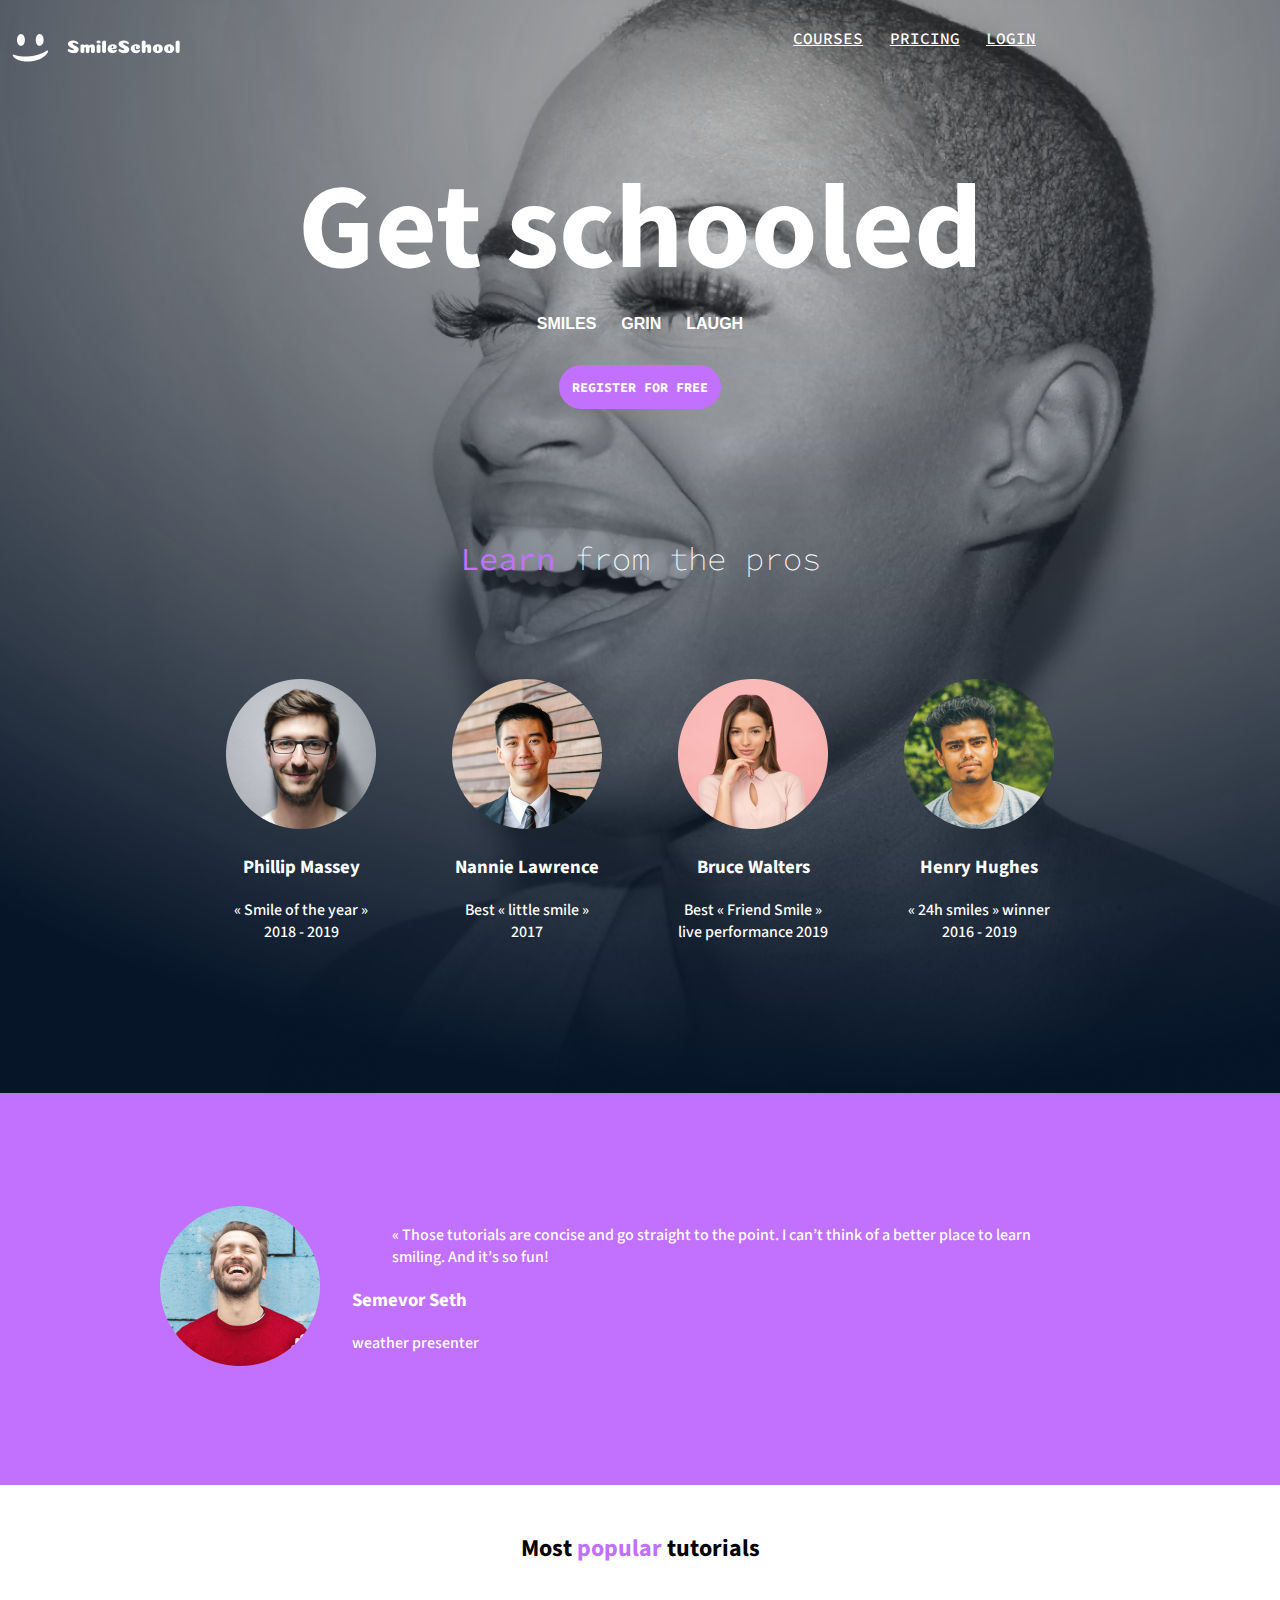
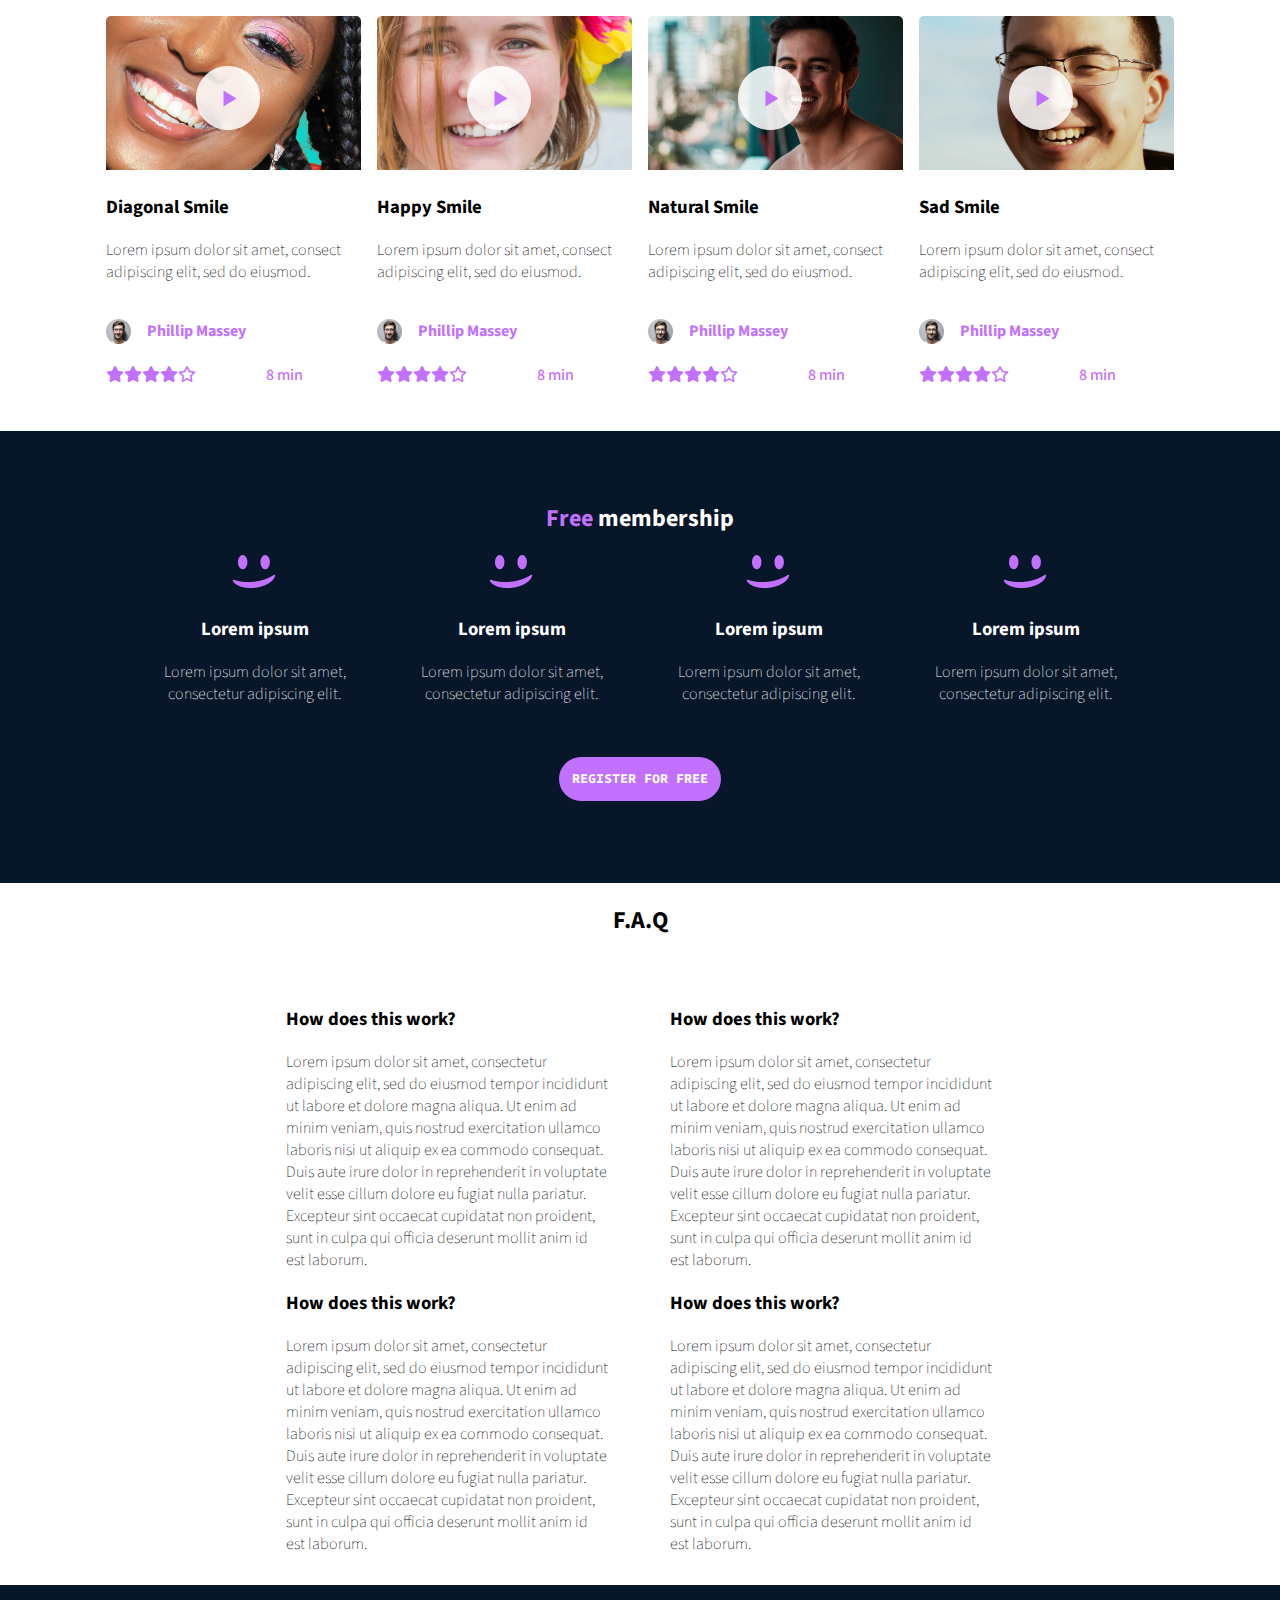
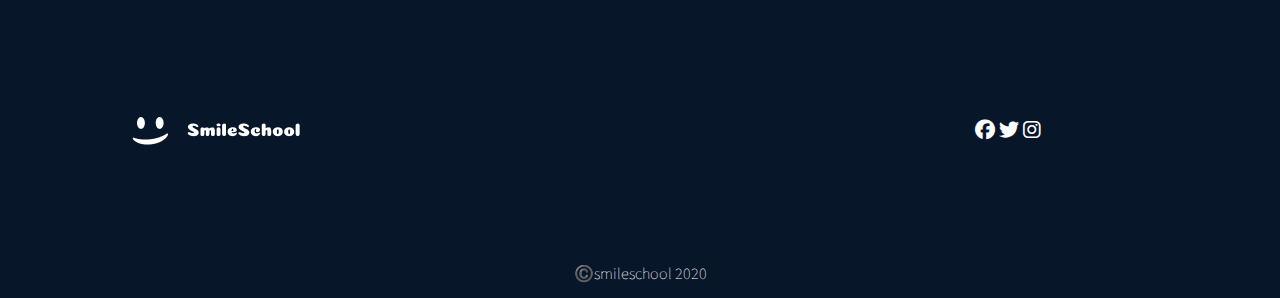
<file: css_advanced/index.html>
<!DOCTYPE html>
<html lang="en">
<head>
    <meta charset="UTF-8">
    <meta name="viewport" content="width=device-width, initial-scale=1.0">
    <title>Document</title>
    <style>
        @import url('https://fonts.googleapis.com/css2?family=Source+Sans+3:ital,wght@0,200..900;1,200..900&display=swap');
        </style>
    <link rel="stylesheet" href="styles.css">
    <link rel="stylesheet" href="https://cdnjs.cloudflare.com/ajax/libs/font-awesome/6.7.2/css/all.min.css"/>
</head>
<body>
    <div class="mainbanner">
        <header>
            <nav class="logo">
            <img src="image/logo.png" alt="logo">
            <ul class="menu">
                <li><a href="#">COURSES</a></li>
                <li><a href="#">PRICING</a></li>
                <li><a href="#">LOGIN</a></li>
            </ul>
            </nav>
        </header>

        <main>
            <section class="banner">
                <div>
                    <h1 class="getschooled">Get schooled</h1>
                    <div class="sub-banner">
                        <span>SMILES</span>
                        <span>GRIN</span>
                        <span>LAUGH</span>
                    </div>
                        <button>REGISTER FOR FREE</button>
                    
                </div>
                <div>
                    <h2 class="learn"><strong style="color: #C271FF;">Learn</strong> from the pros</h2>
                    <div class="learn-from-pro">
                        <article>
                            <img src="image/1.png" alt="one">
                            <h3>Phillip Massey</h3>
                            <p>« Smile of the year » <br />2018 - 2019</p>
                        </article>
                        <article>
                            <img src="image/2.png" alt="two" id="img-two">
                            <h3>Nannie Lawrence</h3>
                            <p>
                                Best « little smile » <br />
                                2017
                            </p>
                        </article>
                        <article>
                            <img src="image/3.png" alt="three">
                            <h3>Bruce Walters</h3>
                            <p>
                                Best « Friend Smile » <br />
                                live performance 2019
                            </p>
                        </article>
                        <article>
                            <img src="image/4.png" alt="four">
                            <h3>Henry Hughes</h3>
                            <p>« 24h smiles » winner <br />2016 - 2019</p>
                        </article>
                    </div>
                </div>
            </article>
            </section>
    </div>
        <section class="testimony">
            <div>
                <img src="image/5.png" alt="quote">
            </div>
            <div>
                <blockquote>« Those tutorials are concise and go straight to the point. I can’t think of a better place to learn smiling. And it’s so fun!</blockquote>
                <h3>Semevor Seth</h3>
                <p>weather presenter</p>
            </div>
        </section>
        <section class="tutorials">
            <h2 class="tutorials-heading">Most <span>popular</span> tutorials</h2>
            <div class="tutorials-container">
            <div class="container-one">
                <span class="play"><img src="image/play.png" alt="play"></span>
                <img src="image/9.png" alt="">
                <h3>Diagonal Smile</h3>
                <p>Lorem ipsum dolor sit amet, consect adipiscing elit, sed do eiusmod.</p>
                <div class="name">
                    <img src="image/1.png" alt="profile"  width="25" height="25">
                    <h4>Phillip Massey</h4>
                </div>
                <div class="main-icons">
                <div class="icons">
                    <div><i class="fa-solid fa-star"></i></div>
                    <div><i class="fa-solid fa-star"></i></div>
                    <div><i class="fa-solid fa-star"></i></div>
                    <div><i class="fa-solid fa-star"></i></div>
                    <div><i class="fa-regular fa-star"></i></div>
                </div>
                <p>8 min</p>
                </div>
            </div>
            <div class="container-two">
                <span class="play"><img src="image/play.png" alt="play"></span>
                <img src="image/7.png" alt="">
                <h3>Happy Smile</h3>
                <p>Lorem ipsum dolor sit amet, consect adipiscing elit, sed do eiusmod.</p>
                <div class="name">
                    <img src="image/1.png" alt="profile"  width="25" height="25">
                    <h4>Phillip Massey</h4>
                </div>
                <div class="main-icons">
                    <div class="icons">
                        <div><i class="fa-solid fa-star"></i></div>
                        <div><i class="fa-solid fa-star"></i></div>
                        <div><i class="fa-solid fa-star"></i></div>
                        <div><i class="fa-solid fa-star"></i></div>
                        <div><i class="fa-regular fa-star"></i></div>
                    </div>
                    <p>8 min</p>
                </div>
            </div>
            <div class="container-three">
                <span class="play"><img src="image/play.png" alt="play"></span>
                <img src="image/8.png" alt="">
                <h3>Natural Smile</h3>
                <p>Lorem ipsum dolor sit amet, consect adipiscing elit, sed do eiusmod.</p>
                <div class="name">
                    <img src="
                    image/1.png" alt="profile"  width="25" height="25">
                    <h4>Phillip Massey</h4>
                </div>
                <div class="main-icons">
                    <div class="icons">
                        <div><i class="fa-solid fa-star"></i></div>
                        <div><i class="fa-solid fa-star"></i></div>
                        <div><i class="fa-solid fa-star"></i></div>
                        <div><i class="fa-solid fa-star"></i></div>
                        <div><i class="fa-regular fa-star"></i></div>
                    </div>
                    <p>8 min</p>
                </div>
            </div>
            <div class="container-four">
                <span class="play"><img src="image/play.png" alt="play"></span>
                <img src="image/6.png" alt="">
                <h3>Sad Smile</h3>
                <p>Lorem ipsum dolor sit amet, consect adipiscing elit, sed do eiusmod.</p>
                <div class="name">
                    <img src="image/1.png" alt="profile"  width="25" height="25">
                    <h4>Phillip Massey</h4>
                </div>
                <div class="main-icons">
                    <div class="icons">
                        <div><i class="fa-solid fa-star"></i></div>
                        <div><i class="fa-solid fa-star"></i></div>
                        <div><i class="fa-solid fa-star"></i></div>
                        <div><i class="fa-solid fa-star"></i></div>
                        <div><i class="fa-regular fa-star"></i></div>
                    </div>
                    <p>8 min</p>
                </div>
            </div>
        </div>
        </section>
        <section class="membership">
            <h2><span style="color: #C271FF;">Free</span> membership</h2>
            <div class="membership-content">
                <div>
                    <span><img src="image/smile.png" alt=""></span>
                    <h3>Lorem ipsum</h3>
                    <p>Lorem ipsum dolor sit amet, consectetur adipiscing elit.</p>
                </div>
                <div>
                    <img src="image/smile.png" alt="">
                    <h3>Lorem ipsum</h3>
                    <p>Lorem ipsum dolor sit amet, consectetur adipiscing elit.</p>
                </div>
                <div>
                    <img src="image/smile.png" alt="">
                    <h3>Lorem ipsum</h3>
                    <p>Lorem ipsum dolor sit amet, consectetur adipiscing elit.</p>
                </div>
                <div>
                    <img src="image/smile.png" alt="">
                    <h3>Lorem ipsum</h3>
                    <p>Lorem ipsum dolor sit amet, consectetur adipiscing elit.</p>
                </div>
            </div>
           
        <button>REGISTER FOR FREE</button>
        </section>
        <section class="faq-section">
            <h2>F.A.Q</h2>
            <div class="faq-content">
                <div class="faq-one">
                    <div>
                        <h3>How does this work?</h3>
                    </div>
                    <div>
                        Lorem ipsum dolor sit amet, consectetur adipiscing elit, sed do eiusmod tempor incididunt ut labore et dolore magna aliqua. Ut enim ad minim veniam, quis nostrud exercitation ullamco laboris nisi ut aliquip ex ea commodo consequat. Duis aute irure dolor in reprehenderit in voluptate velit esse cillum dolore eu fugiat nulla pariatur. Excepteur sint occaecat cupidatat non proident, sunt in culpa qui officia deserunt mollit anim id est laborum.
                    </div>

                    <div>
                        <h3>How does this work?</h3>
                    </div>
                    <div>
                        Lorem ipsum dolor sit amet, consectetur adipiscing elit, sed do eiusmod tempor incididunt ut labore et dolore magna aliqua. Ut enim ad minim veniam, quis nostrud exercitation ullamco laboris nisi ut aliquip ex ea commodo consequat. Duis aute irure dolor in reprehenderit in voluptate velit esse cillum dolore eu fugiat nulla pariatur. Excepteur sint occaecat cupidatat non proident, sunt in culpa qui officia deserunt mollit anim id est laborum.
                    </div>
                </div>
                <div>
                    <div>
                        <h3>How does this work?</h3>
                    </div>
                    <div>
                        Lorem ipsum dolor sit amet, consectetur adipiscing elit, sed do eiusmod tempor incididunt ut labore et dolore magna aliqua. Ut enim ad minim veniam, quis nostrud exercitation ullamco laboris nisi ut aliquip ex ea commodo consequat. Duis aute irure dolor in reprehenderit in voluptate velit esse cillum dolore eu fugiat nulla pariatur. Excepteur sint occaecat cupidatat non proident, sunt in culpa qui officia deserunt mollit anim id est laborum.
                    </div>
                    <div>
                        <h3>How does this work?</h3>
                    </div>
                    <div>
                        Lorem ipsum dolor sit amet, consectetur adipiscing elit, sed do eiusmod tempor incididunt ut labore et dolore magna aliqua. Ut enim ad minim veniam, quis nostrud exercitation ullamco laboris nisi ut aliquip ex ea commodo consequat. Duis aute irure dolor in reprehenderit in voluptate velit esse cillum dolore eu fugiat nulla pariatur. Excepteur sint occaecat cupidatat non proident, sunt in culpa qui officia deserunt mollit anim id est laborum.
                    </div>
                </div>
            </div>
        </section>
    </main>
    <footer>
        <section class="footer">
            <div class="footer-logo">
                <img src="image/logo.png" alt="logo">
                <div class="socials">
                    <i class="fa-brands fa-facebook"></i>
                    <i class="fa-brands fa-twitter"></i>
                    <i class="fa-brands fa-instagram"></i>
                </div>
            </div>
            <p>©️smileschool 2020</p>
        </section>
    </footer>
</body>
</html>
</file>
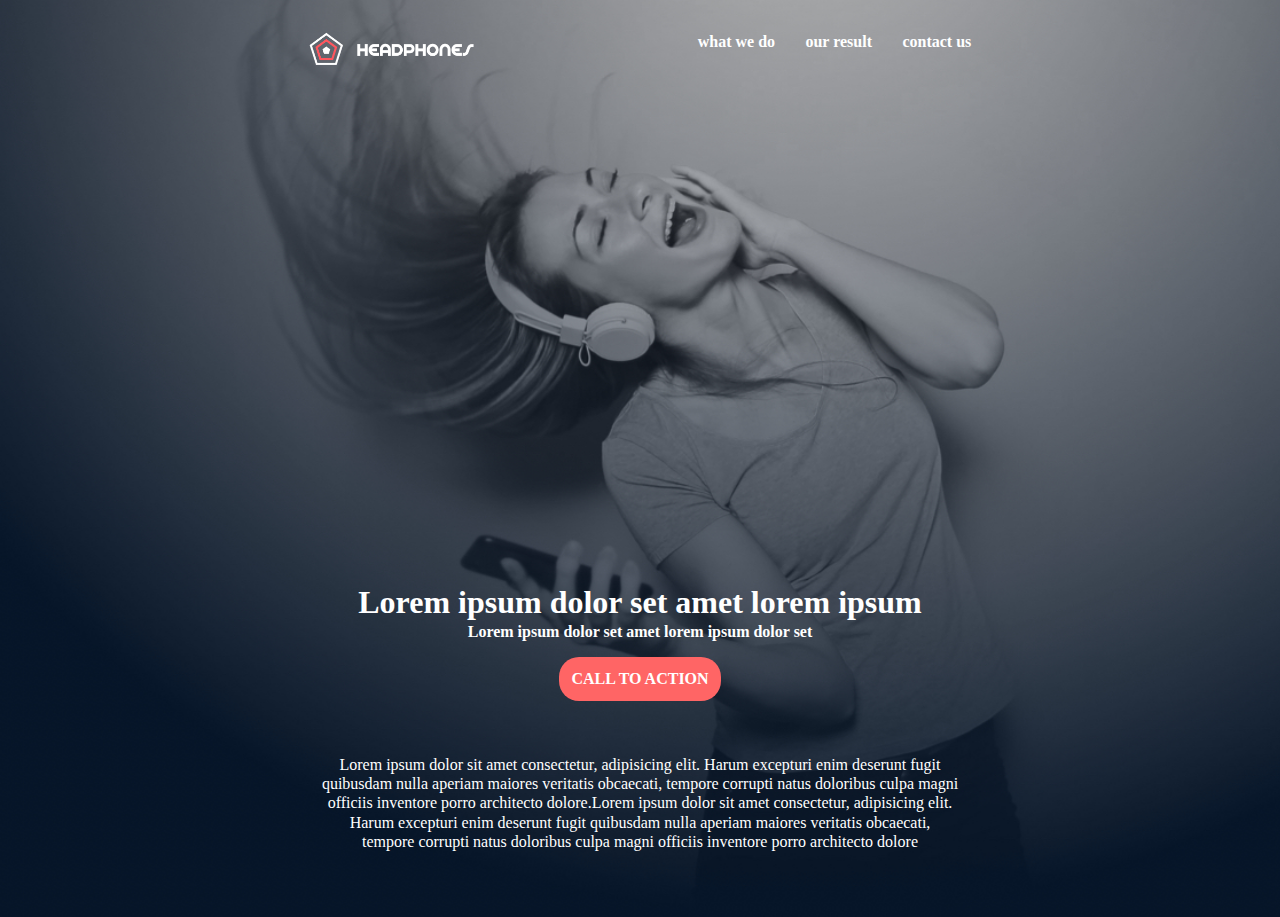
<file: headphones/0-index.html>
<!DOCTYPE html>
<html lang="en">
<head>
    <meta charset="UTF-8">
    <meta name="viewport" content="width=device-width, initial-scale=1.0">
    <title>Headphones</title>
    <link rel="stylesheet" href="reset.css">
    <link rel="stylesheet" href="0-styles.css">
</head>
<body>
    <div class="main-header">
    <header>
        <nav class="logo">
            <input type="checkbox" id="menu-toggle">
            <label for="menu-toggle" class="hamburger">
                <span></span> 
                <span></span> 
                <span></span> 
              </label>
            <img src="images/logo_headphones.png" alt="logo">
            <ul class="drop-down">
                <li><a href="./1-index.html">what we do</a></li>
                <li><a href="#">our result</a></li>
                <li><a href="#">contact us</a></li>
            </ul>
        </nav>
    </header>
    <article class="main-part">
        <h1>Lorem ipsum dolor set amet lorem ipsum</h1>
        <p>Lorem ipsum dolor set amet lorem ipsum dolor set</p>
        <button>CALL TO ACTION</button>
        <p>
            Lorem ipsum dolor sit amet consectetur, adipisicing elit. Harum
            excepturi enim deserunt fugit quibusdam nulla aperiam maiores
            veritatis obcaecati, tempore corrupti natus doloribus culpa magni
            officiis inventore porro architecto dolore.Lorem ipsum dolor sit
            amet consectetur, adipisicing elit. Harum excepturi enim deserunt
            fugit quibusdam nulla aperiam maiores veritatis obcaecati, tempore
            corrupti natus doloribus culpa magni officiis inventore porro
            architecto dolore
        </p>
    </article>
</div>
</body>
</html>
</file>
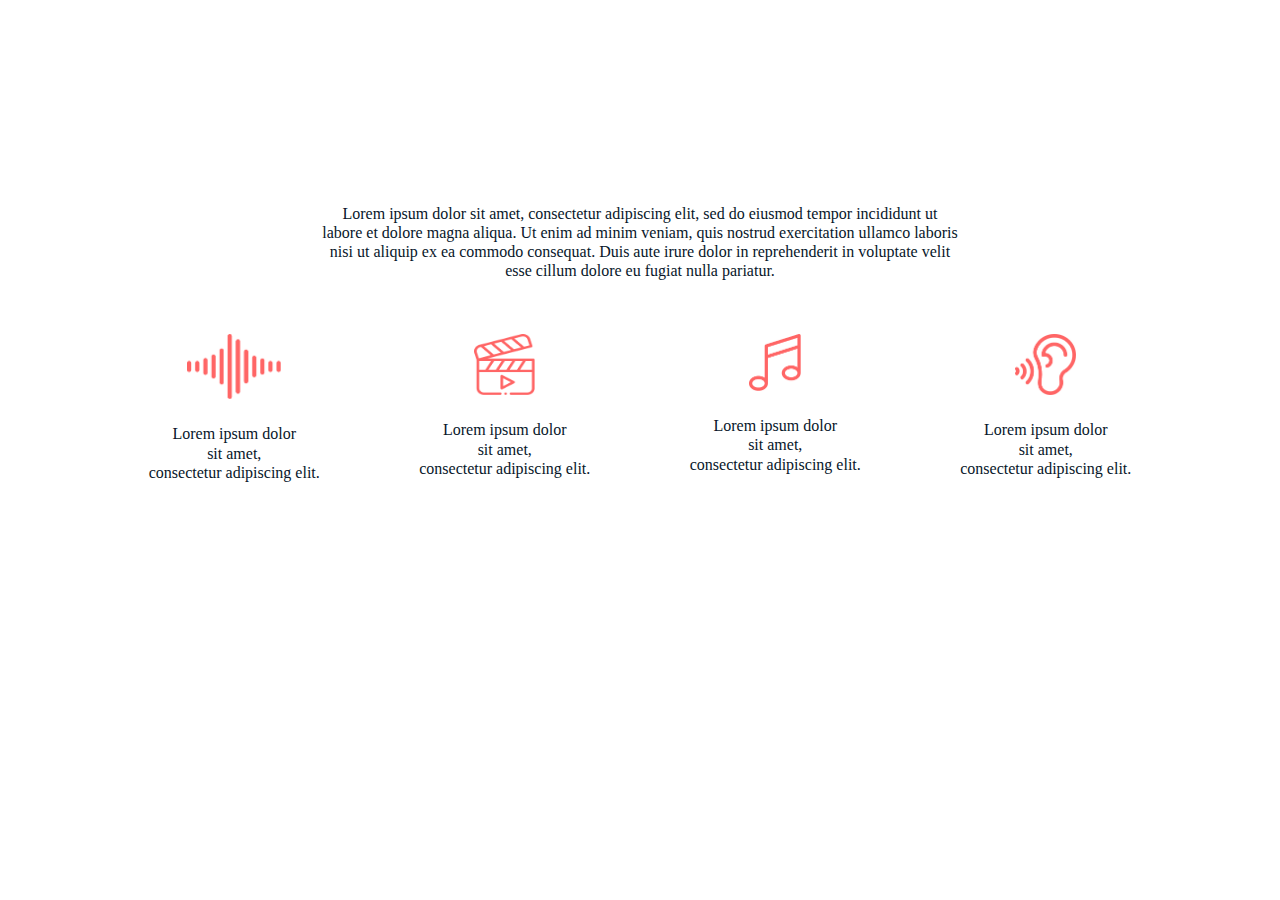
<file: headphones/1-index.html>
<!DOCTYPE html>
<html lang="en">
<head>
    <meta charset="UTF-8">
    <meta name="viewport" content="width=device-width, initial-scale=1.0">
    <title>What we do</title>
    <link rel="stylesheet" href="reset.css">
    <link rel="stylesheet" href="1-styles.css">
</head>
<body>
    <section class="main-section">
        <div class="sec-container">
            <p>
                Lorem ipsum dolor sit amet, consectetur adipiscing elit, sed do eiusmod tempor incididunt ut
                 labore et dolore magna aliqua. Ut enim ad minim veniam,
                 quis nostrud exercitation ullamco laboris nisi ut aliquip 
                ex ea commodo consequat. Duis aute irure dolor in reprehenderit in 
                voluptate velit esse cillum dolore eu fugiat nulla pariatur.
            </p>
        </div>
        <div class="part-icons">
             <div  class="wave">
                <img src="images/wave.png" alt="wave">
                <p>Lorem ipsum dolor sit amet, <br>consectetur adipiscing elit.</p>
             </div>
             <div class="video">
                <img src="images/video.png" alt="video">
                <p>Lorem ipsum dolor sit amet, <br>consectetur adipiscing elit.</p>
             </div>
             <div class="music">
                <img src="images/music.png" alt="music">
                <p>Lorem ipsum dolor sit amet, <br>consectetur adipiscing elit.</p>
             </div>
             <div class="hear">
                <img src="images/hear.png" alt="hear">
                <p>Lorem ipsum dolor sit amet, <br>consectetur adipiscing elit.</p>
             </div>
        </div>

    </section>

</body>
</html>
</file>
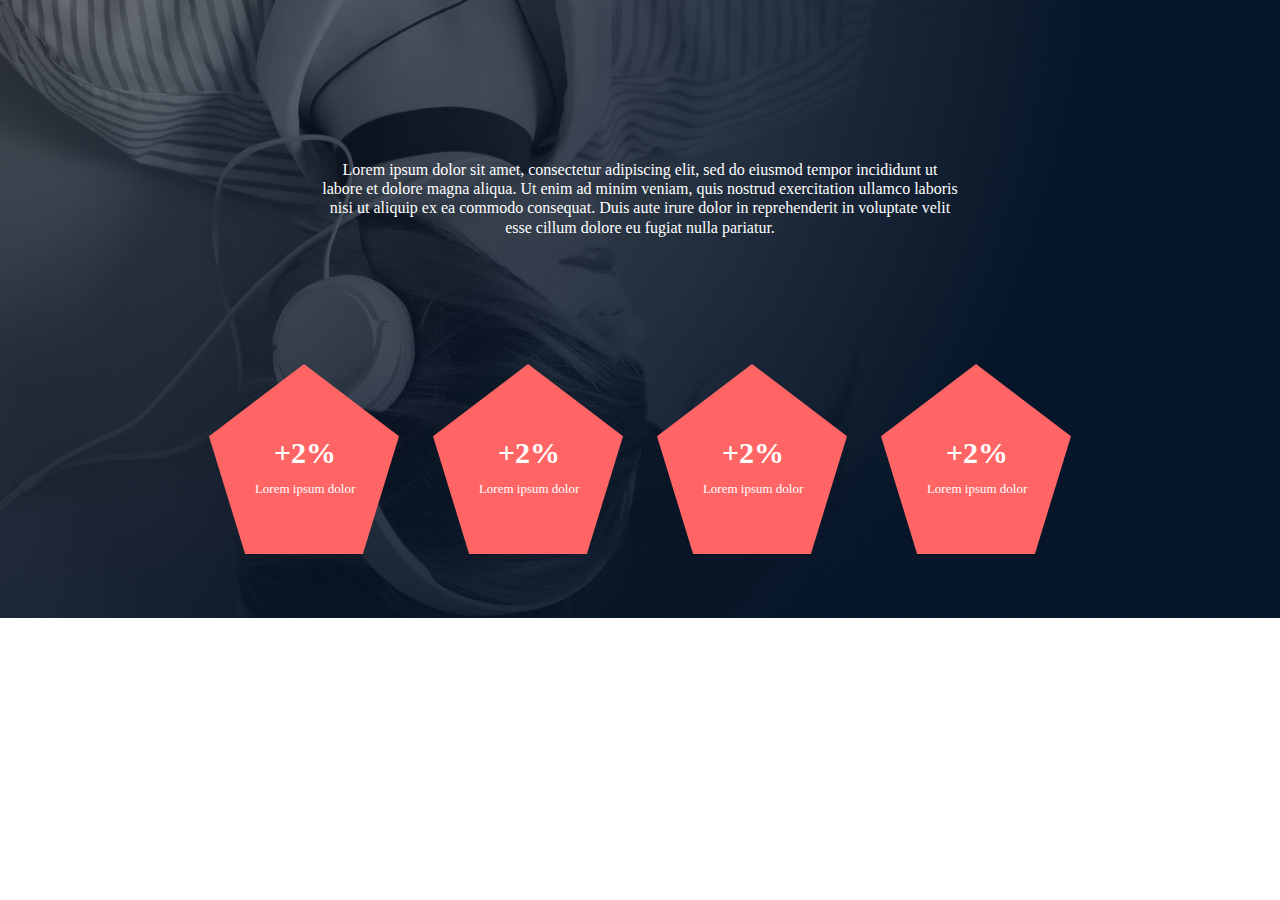
<file: headphones/2-index.html>
<!DOCTYPE html>
<html lang="en">
<head>
    <meta charset="UTF-8">
    <meta name="viewport" content="width=device-width, initial-scale=1.0">
    <title>Our results</title>
    <link rel="stylesheet" href="reset.css">
    <link rel="stylesheet" href="2-styles.css">
</head>
<body>
    <section class="our-section">
        <article class="our-text">
            <p>Lorem ipsum dolor sit amet, consectetur adipiscing elit, sed do eiusmod tempor incididunt ut labore et
                 dolore magna aliqua. Ut enim ad minim veniam, quis nostrud exercitation 
                 ullamco laboris nisi ut aliquip ex ea commodo consequat. 
                Duis aute irure dolor in reprehenderit in voluptate velit 
                esse cillum dolore eu fugiat nulla pariatur.
            </p>
        </article>
        <div class="pentagon-holder">
            <div class="pentagon-container">
                <div class="pentagon"></div>
                <div class="sign"><h2>+2%</h2>
                    <p>Lorem ipsum dolor</p>
                </div>
            </div>
            <div class="pentagon-container">
                <div class="pentagon"></div>
                <div class="sign"><h2>+2%</h2>
                    <p>Lorem ipsum dolor</p>
                </div>
            </div>
            <div class="pentagon-container">
                <div class="pentagon"></div>
                <div class="sign"><h2>+2%</h2>
                    <p>Lorem ipsum dolor</p>
                </div>
            </div>
            <div class="pentagon-container">
                <div class="pentagon"></div>
                <div class="sign"><h2>+2%</h2>
                    <p>Lorem ipsum dolor</p>
                </div>
            </div>
    

        </div>
        
    </section>
    
</body>
</html>
</file>
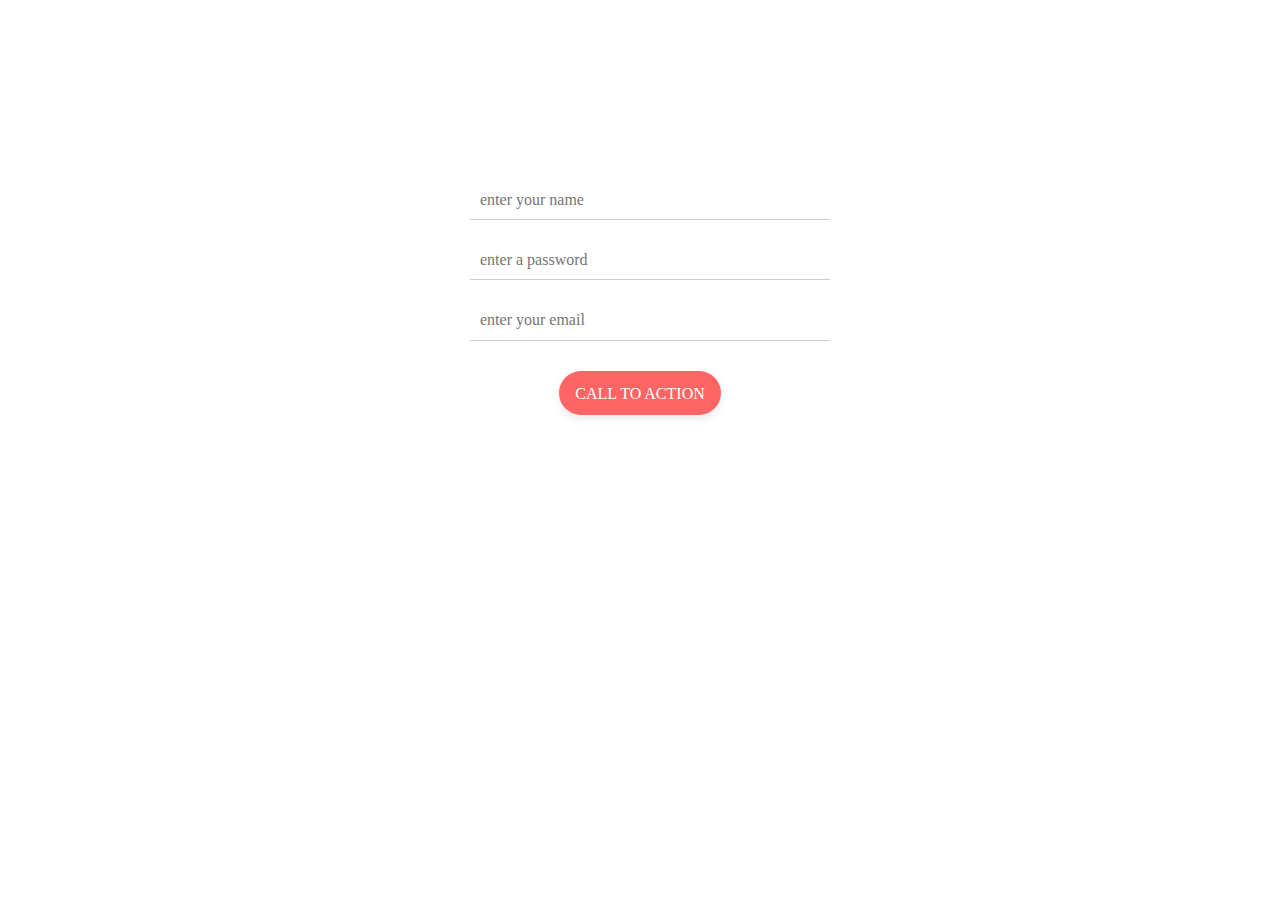
<file: headphones/3-index.html>
<!DOCTYPE html>
<html lang="en">
<head>
    <meta charset="UTF-8">
    <meta name="viewport" content="width=device-width, initial-scale=1.0">
    <title>Contact Us</title>
    <link rel="stylesheet" href="reset.css">
    <link rel="stylesheet" href="3-styles.css">
</head>
<body>
    <section class="form-container">
        <form action="">
            <input type="text" placeholder="enter your name" required>
            <input type="password" placeholder="enter a password" required>
            <input type="email" placeholder="enter your email" required>
            <button type="submit">CALL TO ACTION</button>
        </form>
    </section>
</body>
</html>
</file>
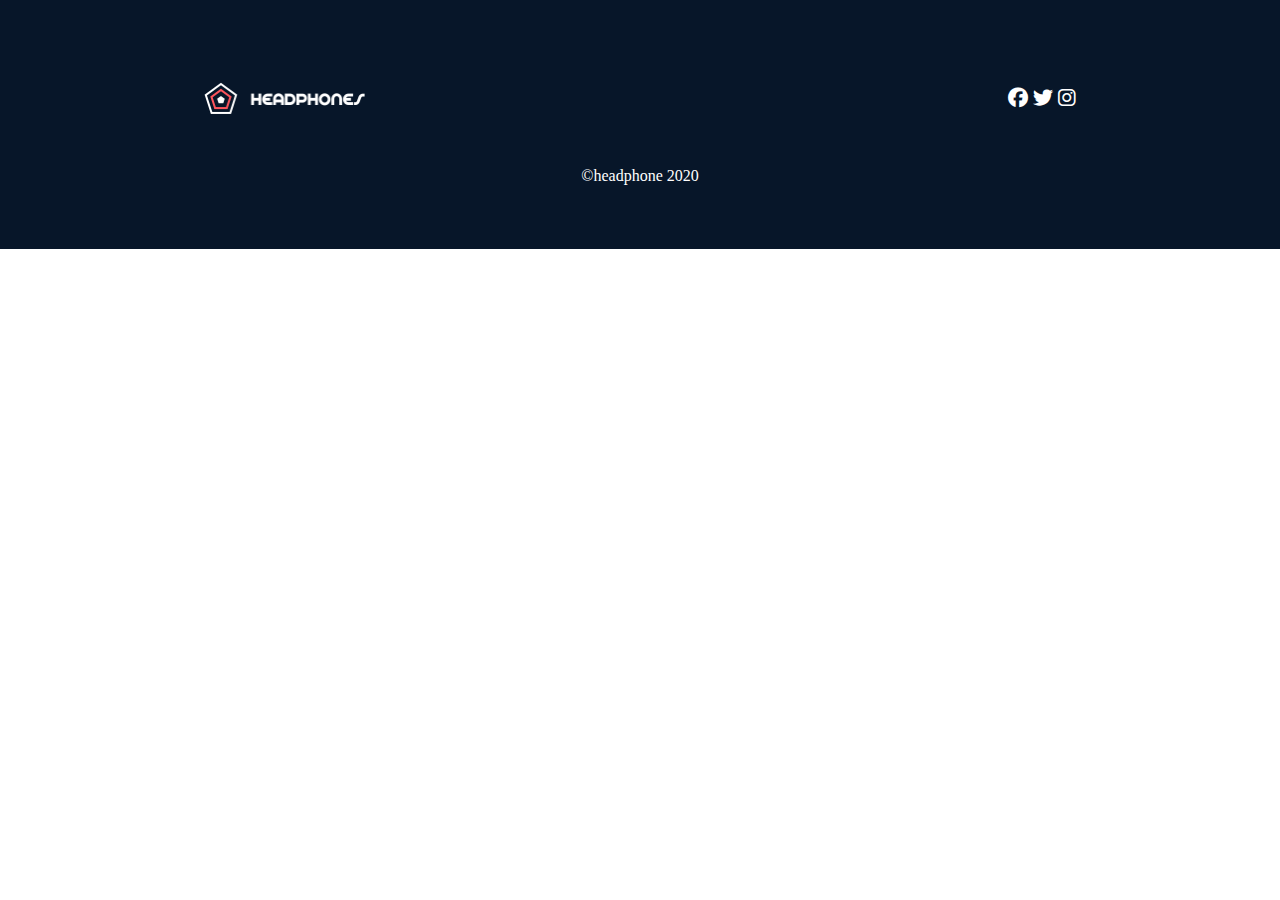
<file: headphones/4-index.html>
<!DOCTYPE html>
<html lang="en">
<head>
    <meta charset="UTF-8">
    <meta name="viewport" content="width=device-width, initial-scale=1.0">
    <title>Footer</title>
    <link rel="stylesheet" href="reset.css">
    <link rel="stylesheet" href="4-styles.css">
    <link rel="stylesheet" href="https://cdnjs.cloudflare.com/ajax/libs/font-awesome/6.7.2/css/all.min.css"/>
</head>
<body>
    <footer>
        <section class="footer">
            <div class="footer-logo">
                <img src="images/logo_headphones.png"alt="logo">
                <div class="socials">
                    <i class="fa-brands fa-facebook"></i>
                    <i class="fa-brands fa-twitter"></i>
                    <i class="fa-brands fa-instagram"></i>
                </div>
            </div>
            <p>©headphone 2020</p>
        </section>
    </footer>
    
</body>
</html>
</file>
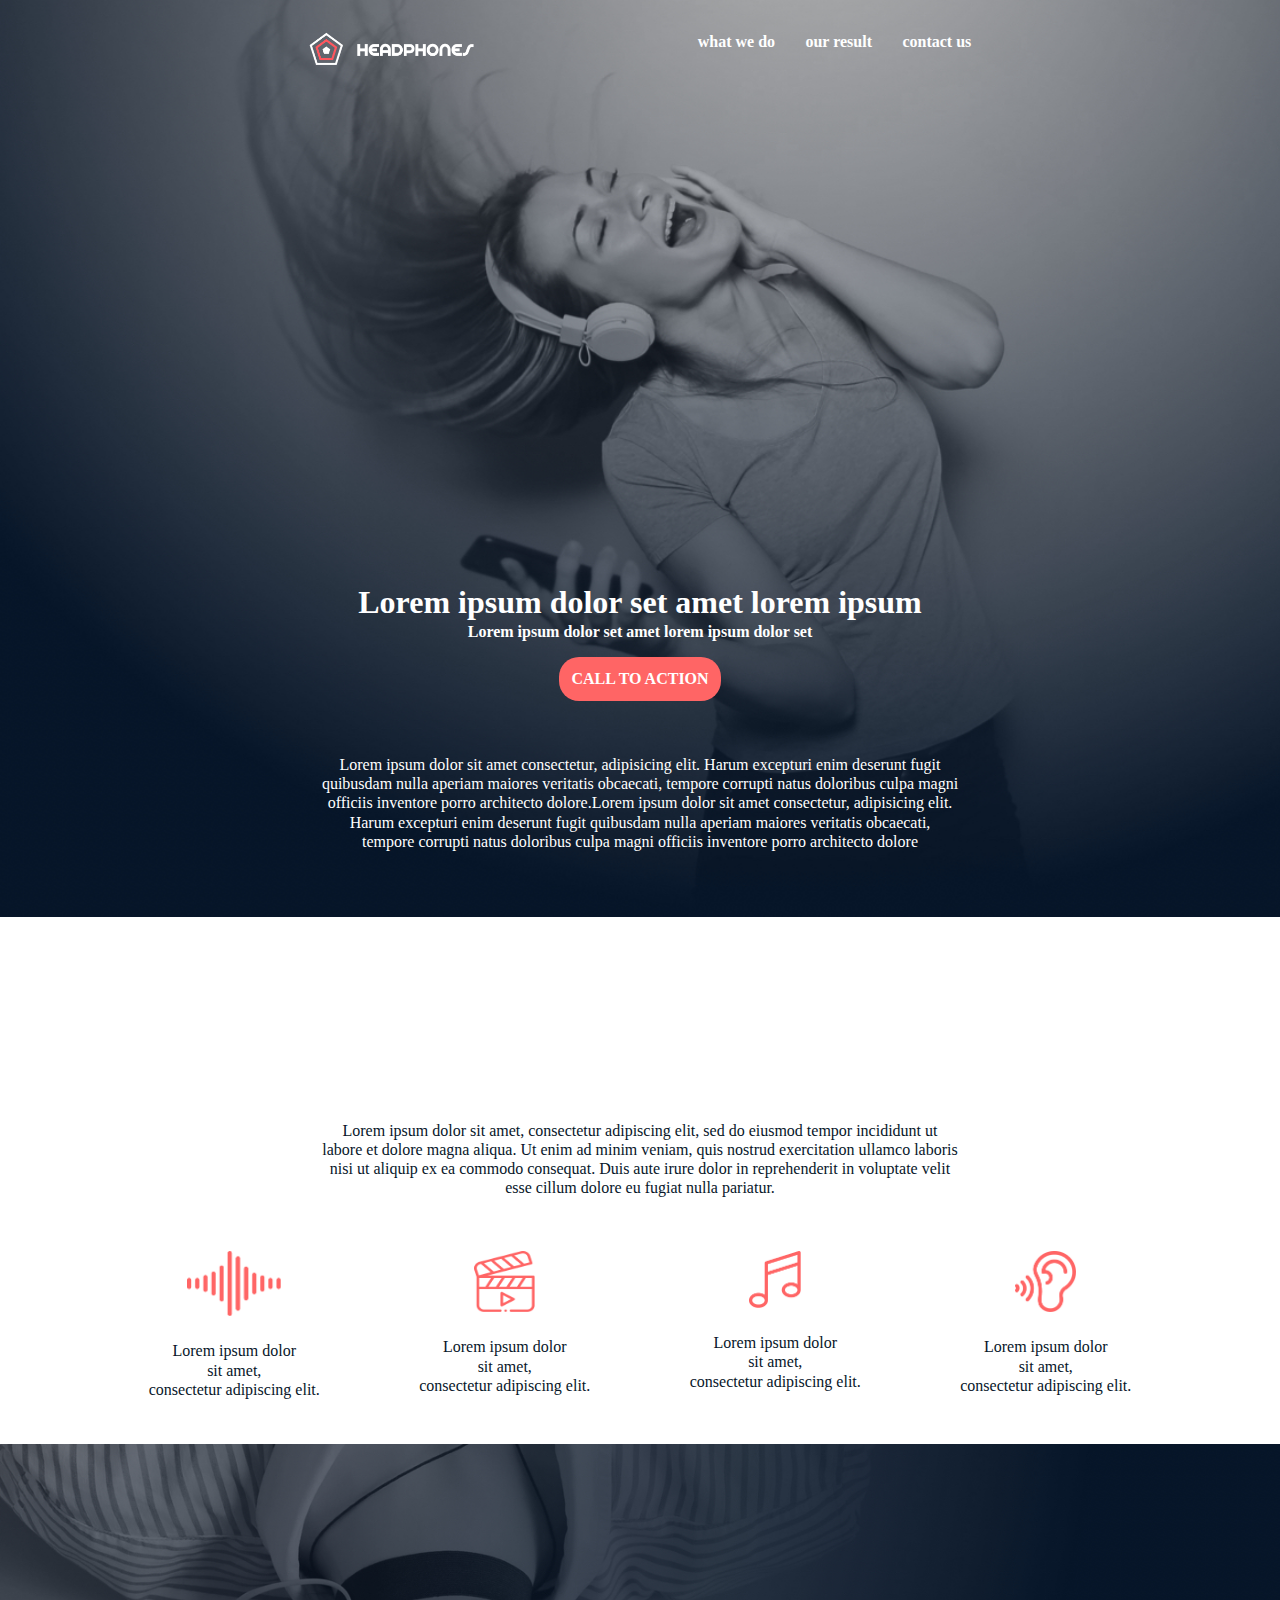
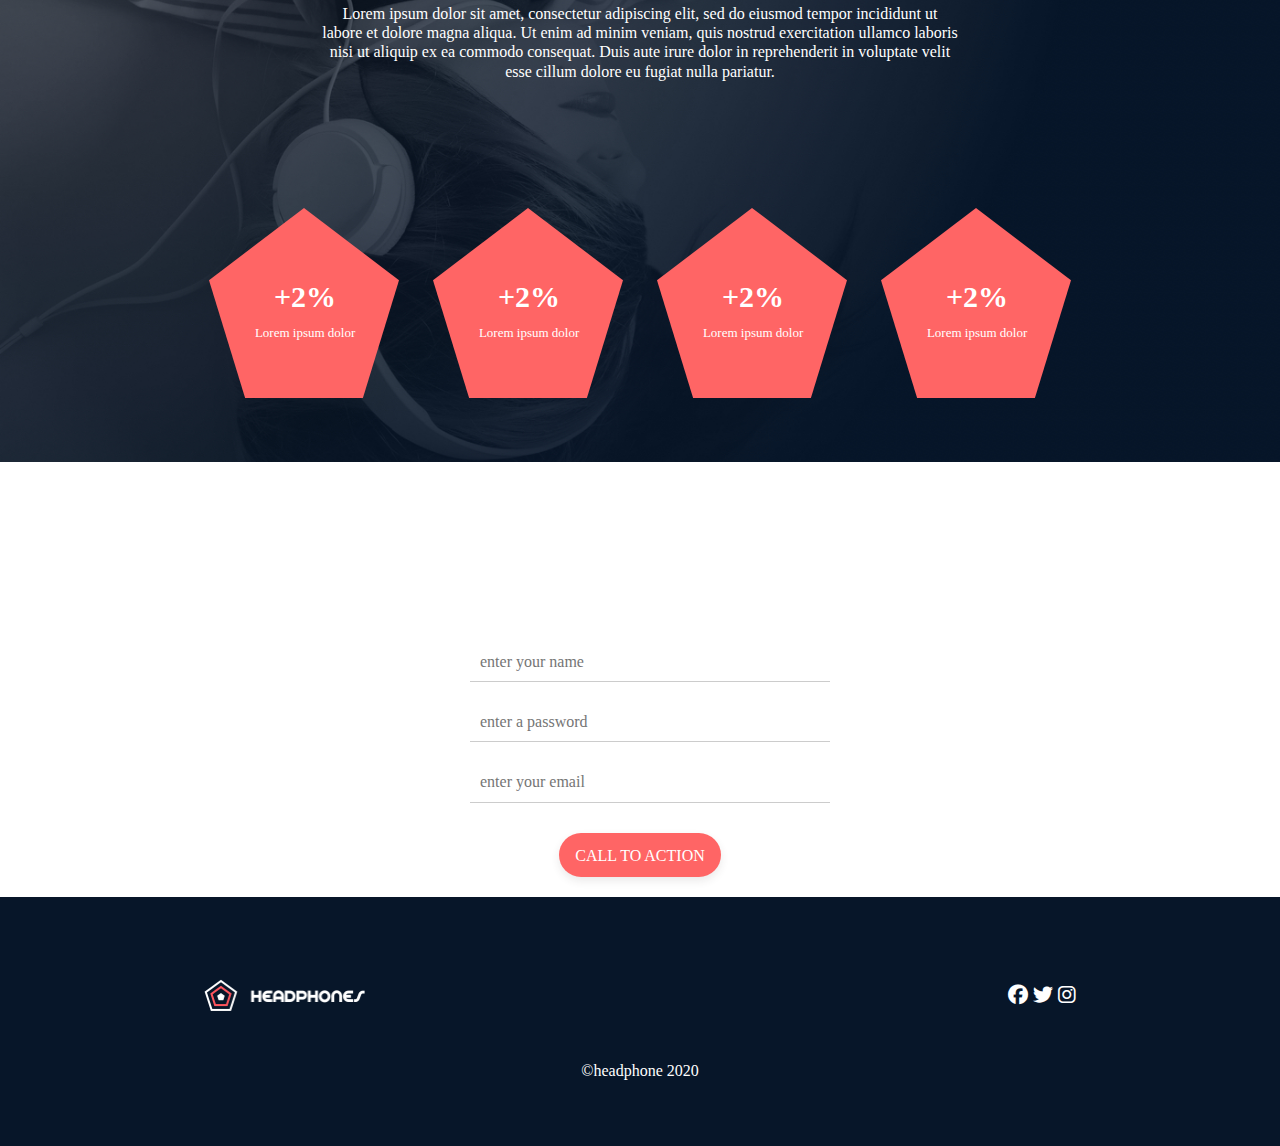
<file: headphones/7-index.html>
<!DOCTYPE html>
<html lang="en">
  <head>
    <meta charset="UTF-8" />
    <meta name="viewport" content="width=device-width, initial-scale=1.0" />
    <title>Headphones</title>
    <link rel="stylesheet" href="reset.css" />
    <link rel="stylesheet" href="7-styles.css" />
    <link
      rel="stylesheet"
      href="https://cdnjs.cloudflare.com/ajax/libs/font-awesome/6.7.2/css/all.min.css"
    />
  </head>
  <body>
    <div class="main-header">
      <header>
        <nav class="logo">
          <input type="checkbox" id="menu-toggle" />
          <label for="menu-toggle" class="hamburger">
            <span></span>
            <span></span>
            <span></span>
          </label>
          <img src="images/logo_headphones.png" alt="logo" />
          <ul class="drop-down">
            <li><a href="./1-index.html">what we do</a></li>
            <li><a href="#">our result</a></li>
            <li><a href="#">contact us</a></li>
          </ul>
        </nav>
      </header>
      <article class="main-part">
        <h1>Lorem ipsum dolor set amet lorem ipsum</h1>
        <p>Lorem ipsum dolor set amet lorem ipsum dolor set</p>
        <button>CALL TO ACTION</button>
        <p>
          Lorem ipsum dolor sit amet consectetur, adipisicing elit. Harum
          excepturi enim deserunt fugit quibusdam nulla aperiam maiores
          veritatis obcaecati, tempore corrupti natus doloribus culpa magni
          officiis inventore porro architecto dolore.Lorem ipsum dolor sit amet
          consectetur, adipisicing elit. Harum excepturi enim deserunt fugit
          quibusdam nulla aperiam maiores veritatis obcaecati, tempore corrupti
          natus doloribus culpa magni officiis inventore porro architecto dolore
        </p>
      </article>
    </div>
    <section class="main-section">
      <div class="sec-container">
        <p>
          Lorem ipsum dolor sit amet, consectetur adipiscing elit, sed do
          eiusmod tempor incididunt ut labore et dolore magna aliqua. Ut enim ad
          minim veniam, quis nostrud exercitation ullamco laboris nisi ut
          aliquip ex ea commodo consequat. Duis aute irure dolor in
          reprehenderit in voluptate velit esse cillum dolore eu fugiat nulla
          pariatur.
        </p>
      </div>
      <div class="part-icons">
        <div class="wave">
          <img src="images/wave.png" alt="wave" />
          <p>Lorem ipsum dolor sit amet, <br />consectetur adipiscing elit.</p>
        </div>
        <div class="video">
          <img src="images/video.png" alt="video" />
          <p>Lorem ipsum dolor sit amet, <br />consectetur adipiscing elit.</p>
        </div>
        <div class="music">
          <img src="images/music.png" alt="music" />
          <p>Lorem ipsum dolor sit amet, <br />consectetur adipiscing elit.</p>
        </div>
        <div class="hear">
          <img src="images/hear.png" alt="hear" />
          <p>Lorem ipsum dolor sit amet, <br />consectetur adipiscing elit.</p>
        </div>
      </div>
    </section>
    <section class="our-section">
      <article class="our-text">
        <p>
          Lorem ipsum dolor sit amet, consectetur adipiscing elit, sed do
          eiusmod tempor incididunt ut labore et dolore magna aliqua. Ut enim ad
          minim veniam, quis nostrud exercitation ullamco laboris nisi ut
          aliquip ex ea commodo consequat. Duis aute irure dolor in
          reprehenderit in voluptate velit esse cillum dolore eu fugiat nulla
          pariatur.
        </p>
      </article>
      <div class="pentagon-holder">
        <div class="pentagon-container">
          <div class="pentagon"></div>
          <div class="sign">
            <h2>+2%</h2>
            <p>Lorem ipsum dolor</p>
          </div>
        </div>
        <div class="pentagon-container">
          <div class="pentagon"></div>
          <div class="sign">
            <h2>+2%</h2>
            <p>Lorem ipsum dolor</p>
          </div>
        </div>
        <div class="pentagon-container">
          <div class="pentagon"></div>
          <div class="sign">
            <h2>+2%</h2>
            <p>Lorem ipsum dolor</p>
          </div>
        </div>
        <div class="pentagon-container">
          <div class="pentagon"></div>
          <div class="sign">
            <h2>+2%</h2>
            <p>Lorem ipsum dolor</p>
          </div>
        </div>
      </div>
    </section>
    <section class="form-container">
      <form action="">
        <input type="text" placeholder="enter your name" required />
        <input type="password" placeholder="enter a password" required />
        <input type="email" placeholder="enter your email" required />
        <button type="submit">CALL TO ACTION</button>
      </form>
    </section>
    <footer>
      <section class="footer">
        <div class="footer-logo">
          <img src="images/logo_headphones.png" alt="logo" />
          <div class="socials">
            <i class="fa-brands fa-facebook"></i>
            <i class="fa-brands fa-twitter"></i>
            <i class="fa-brands fa-instagram"></i>
          </div>
        </div>
        <p>©headphone 2020</p>
      </section>
    </footer>
  </body>
</html>
</file>
<file: css_advanced/styles.css>
@import url("https://fonts.googleapis.com/css2?family=Source+Code+Pro:ital,wght@0,200..900;1,200..900&display=swap");
:root{
    --primary-color: #C271FF;
    --secondary-color:#000000;
    --other-color:#071629;
    --radial-color:#29303D;
    --font-color:#ffffff;
}
.mainbanner{
    background-image: url(image/Object.png);
    background-repeat: no-repeat;
    background-size: cover;
    flex-direction: column;
    height: 1093px;

}
body{
    padding: 0;
    margin: 0;
    font-size: 1rem;
    display: flex;
    flex-direction: column;
    min-height: 100vh;
    font-weight: 500;
    font-family: "Source Sans 3", serif;
    width: 100%;
    
}
header{
    width: 80%;
    margin: 12px;
    justify-content: space-between;
    align-items: center;
}
nav a{ 
    color: var(--font-color);
    

}
.logo{
    display: flex;
    justify-content: space-between;
    list-style-type: none;
    gap: 1.65am;
    font-size: 1em;
    text-decoration: none;
    font-family: "Source Sans 3", serif;
    align-items: end;
}

.logo > ul{
    display: flex;
    justify-content: space-between;
    list-style-type: none;
    gap: 1.65em;
    font-size: 1em;
    text-decoration: none;
    font-family: "Source Code Pro", serif;
    align-items: end;
}
.getschooled{
    text-align: center;
    font-family: "Source Sans 3",sans-serif;
    font-size: 120px;
    color: var(--font-color);
    margin-bottom: 0;
}

.sub-banner{
    display: flex;
    justify-content: center;
    text-align: center;
    gap: 1.56rem;
    font-size: 16px;
    color: #ffffff;
    font-family: "Source Sans Pro", sans-serif;
    font-weight: bold;
}
button{
    border-radius: 22px;
    height: 44px;
    width: 162px;
    display: block;
    cursor: pointer;
    margin: 2rem auto;
    border: none;
    color: var(--font-color);
    background-color: var(--primary-color);
    font-weight: bold;
    font-family: "Source code Pro", serif;
}
.learn{
    text-align: center;
    font-family: "Source Code Pro", serif;
    font-weight: lighter;
    font-size: 32px;
    color: var(--font-color);
    margin-top: 130px;
}

.learn-from-pro{
    display: flex;
    color: #ffffff;
    justify-content: center;
    text-align: center;
    justify-content: space-evenly;
    margin-left: 150px;
    margin-right: 150px;
    margin-top: 100px;
    margin-bottom: 0px;
}
#img-two{
    border-radius: 100%;
}
.testimony{
    background-color: #C271FF;
    display: flex;
    padding-inline: 10rem;
    justify-content: center;
    align-items: center;
    gap: 2rem;
    /*width: fit-content;*/
    height: 392px;
    color: var(--font-color);

}
.tutorials-container{
    display: flex;
    /*justify-content: space-evenly*/;
    margin: 50px;
    /*width: 1228px;
    height: 450px;*/
    gap: 1rem;
    justify-content: center;

}
 
.container-one{
    /*border: 1px solid;*/
    width: 255px;
    height: 335px;
    font-weight: 100;
    font-family: "Source Sans 3", serif;
}
.container-two{
    width: 255px;
    height: 335px;
    font-weight: 100;
    font-family: "Source Sans 3", serif;
}
.container-three{
    width: 255px;
    height: 335px;
    font-weight: 100;
    font-family: "Source Sans 3", serif;
}
.container-four{
    width: 255px;
    height: 335px;
    font-weight: 100;
    font-family: "Source Sans 3", serif;
}
.name{
    display: flex;
    align-items: center;
    color: var(--primary-color);
    gap: 1em;
    font-family: "Source Sans 3", serif;
}
 .tutorials-heading > span{
    color: var(--primary-color);
}
.tutorials-heading{
    align-items: center;
    margin: 0 auto;
    text-align: center;
    margin-top: 1.9em;
}

.tutorials{
    justify-content: center;
    margin-bottom: 30px;
}
.icons{
    display: flex;
    color: #C271FF;
   font-size: 300;
}
.main-icons{
    display: flex;
    align-items: center;
}
.main-icons > p{
    margin: 0;
    margin-left: 70px;
    color: var(--primary-color);
    font-weight: 500;
}
.membership  h2 {
    color: var(--font-color);
    font-family: "Source Sans 3", serif;
 
    
}
.membership-content{
    display: flex;
    justify-content: center;
    text-align: center;
    
    
}

.membership-content div p{
    display: flex;
    flex-direction: column;
    font-family: "Source Sans 3", serif;
    /*align-content: center;*/
    width: 257px;
    /*height: 153px;*/
    margin-bottom: 20px;
    /*color: var(--font-color);*/
    margin-inline: auto;

}
/*.membership-content  h3{
    text-align: center;
}*/
.membership-content > span{
    align-items: center;
}
.membership{
    background-color: var(--other-color);
    height: 402px;
    padding-top: 50px;
    padding-bottom: 0%;
    margin-bottom: 0%;
    font-family: "Source Sans 3", serif;
    p{
        color: #ffffff;
        font-weight: 200;
        /*text-align: center;*/
    }

}
h2{
    text-align: center;
}
 
.membership-content h3{
    color: var(--font-color);
    
}

.faq-content{
    display: flex;
    width: 60%;
   align-items: center;
   margin-inline: auto;
   font-family: "Source Sans 3", serif;
}

.faq-content > div{
    font-weight: 200;
    padding: 1.89em;
}

.footer{
    background-color: var(--other-color);
    padding: 2rem;
    height: 249px;
    color: var(--font-color);
    size: 120px;
    margin-inline: auto;
    justify-content: center;

}

.footer-logo{
    display: flex;
    justify-content: space-between;
    width:80%;
    align-items: center;
    padding: 100px;
}
.footer > p:last-of-type{
    text-align: center;
    color: var(--font-color);
    font-weight: 200;
    position: relative;
    bottom: 0;
}
.socials{
    
    font-size: 20px;
    font-weight: bolder;
    width: 130px;
    height: 30px;
}
.play{
    position: absolute;
    transform: translate(90px, 50px);
}
</file>
<file: headphones/0-styles.css>
:root{
    --font-color: #ffffff;
    --main-color: #ff6565;
    --sec-color: #d8d8d8; 
}
html,
body {
  margin: 0;
  padding: 0;
  font-family: "Source Sans Pro";
  line-height: 1.2;
}

* {
  list-style: none;
  margin: 0;
  padding: 0;
  box-sizing: border-box;
  text-decoration: none;
}

.main-header{
    background: url(images/headphones_hero_1.jpg);
    height: fit-content;
    background-size: cover;
    background-repeat: no-repeat;
    min-height: 100vh;
}
.logo{
    display: flex;
    justify-content: center;
    gap:14rem;
    font-weight: 400;
    font-weight: bold;
    padding-block: 2em;
    margin-right: 0;
}

.logo ul{
    display: flex;
    gap: 1.90em;
    font-family: "Source Sans Pro";
    color: var(--font-color);
    li a{
        color: var(--font-color);
    }
}

.logo > img{
    width: 165px;
    height: 33px;

}
.main-part{
   display: flex;
   flex-direction: column;
   justify-content: flex-end;
   padding-block-end: 6em;
   align-items: center;
   width: 637px;
   height: 313px;
   color: var(--font-color);
   /*width: 70%;*/
   margin: auto;
   height: calc(100vh - 5rem);
    h1{
        font-weight: 800;
        font-size: 32px;
    }
  
    button{
        background-color: var(--main-color);
        width: 162px;
        height: 44px;
        border-radius: 20px;
        border: none;
        color: var(--font-color);
        font-weight: bold;
        font-family: 'Source Sans Pro';
        cursor: pointer;
        margin-top: 1em;
            &:hover{
                opacity: 0.9;

            }
          
        
    }
   p:first-of-type{
    font-weight: bold;
   }
    p:last-child{
        text-align: center;
        margin-top: 24px;
        font-family: 'Source Sans Pro';
        font-weight:lighter;
        position: relative;
        top: 30px;
    }
    
}
input[type=checkbox]{
    display: none;
}
label{
   display: none;
}
@media screen and (max-width: 600px){
    li:nth-last-child(-n+3){
        font-weight: bold;
    }
   .logo{
    display: flex;
    justify-content: space-around ;
    gap: 9px;
    font-size: 12px;
    padding-block: 2.5rem;
}
   .main-part{
    /*text-align: center;
    height: calc(100vh - 1rem);*/
    width: 70%;
   }
   .main-part > h1{
    white-space: nowrap;
    font-size: x-large;
   }
   .main-header{
    background-size: cover;
    background-position: center;
   }
   
   p:last-of-type{
   margin: 0;
   }
}

@media screen and (max-width: 480px){
   /* li:nth-last-child(-n+3){
        display: none;
    } */
     .drop-down{
        display: flex;
        flex-direction: column;
        font-weight: bold;
        position: fixed;
        top: 25%;
        left: 50%;
        height: 100vh;
        transform: translate(-50%, -50%) translateY(-200%);
        transition: transform 0.3s ease;
        z-index: 10; 
    }
    .drop-down li{
        text-align: center;
    }
    .main-header{
        background-size: cover;
       }

    .logo > img{
      margin-top: 0;
      margin: auto;
}
.logo{
    gap: 0;
}
    .main-part{
        text-align: center;
        height: calc(120vh - 1rem);
    }
    .main-part > h1{
        white-space: nowrap;
        margin-bottom: 5px
    }
   .hamburger span{
    display: block;
    width: 30px;
    height: 3px;
    background-color: var(--font-color);
    margin: 6px 0;
    transform: transform 0.3s ease, opacity 0.3s ease;
   }
   .hamburger span:nth-last-child(2){
    width: 15px;
    height: 3px;
   }
   
   #menu-toggle:checked ~ .hamburger span:nth-child(1){
    transform: translateY(10px) rotate(45deg);
   }
   #menu-toggle:checked ~ .hamburger span:nth-child(2){
    opacity: 0;

   }
   #menu-toggle:checked ~ .hamburger span:nth-child(3){
    transform: translateY(-10px) rotate(-45deg);
   }
   #menu-toggle:checked ~ .drop-down{
    transform: translateY(0)
   }
   input[type=checkbox]{
    display: none;
   }
   label{
    margin-left: 12px;
    display: block;
   }
}
</file>
<file: headphones/1-styles.css>
:root{
    --font-color: #ffffff;
    --main-color: #ff6565;
    --sec-color: #d8d8d8;
    --other-color: #071629;
}
html,
body {
  margin: 0;
  padding: 0;
  font-family: "Source Sans Pro";
  line-height: 1.2;
}

.main-section{
    text-align: center;
    color: var(--other-color);
    margin: auto;
    /* margin-block-start: 129px; */
}

.sec-container{
    width: 637px;
    height: 184px;
    margin: auto;
    align-content: center;
    font-size: 16px;
    font-weight: 500;
    margin-top: 150px;
}

.part-icons{
    display: flex;
    justify-content: center;
    width: 992px;
    height: 193px;
    gap: 90px;
    margin: auto;

}

.part-icons img{
    width: 67.59px;
    height: 76.8px;
    margin: auto;
    margin-bottom: 25px;

}

.wave > img{
    width: 94.2px;
    height: 65.36px;
}

.video > img{
    width:61.43px;
    height: 61.44px;
}

.music > img{
    width: 51.66px;
    height: 57.27px;
}
.hear > img{
    width:61.43px;
    height: 61.44px;

}

.wave > img:hover{
  transform: scale(-0.5, 1);
}

.video > img:hover{
  transform: scale(-0.5, 1);
}

.music > img:hover{
  transform: scale(-0.5, 1);
}

.hear > img:hover{
  transform: scale(-0.5, 1);
}

@media screen and (max-width: 600px) {
    .part-icons {
      display: grid;
      grid-template-columns: repeat(2, 1fr); 
      gap: 20px; 
      justify-items: center; 
      width: 80%;
    }
    .part-icons img {
      width: 80; 
      height: auto;
    }
    .sec-container{
        width: 80%;
        height: 184px;
        margin: auto;
        align-content: center;
    }
  }
  /* andriod devices */
  
  @media screen and (max-width: 480px) {
    .part-icons {
      display: grid;
      grid-template-columns: 1fr; 
      gap: 20px; 
      justify-items: center;
    }
    .part-icons img {
      width: 70px; 
      height: auto;
    }
  }
</file>
<file: headphones/2-styles.css>
:root{
    --font-color: #ffffff;
    --main-color: #ff6565;
    --sec-color: #d8d8d8; 
}
html,
body {
  margin: 0;
  padding: 0;
  font-family: "Source Sans Pro";
  line-height: 1.2;
}
.pentagon{
    width: 190px; 
    height: 190px;
    background-color:var(--main-color);
    clip-path: polygon(50% 0%, 100% 38%, 81% 100%, 19% 100%, 0% 38%);
    margin: 50px auto;
}

.pentagon-container{
    position: relative;
    width: 190px;
    height: 190px;
    margin: 50px auto;
}

.sign{
    position: absolute;
    top: 50%;
    left: 50%;
    transform: translate(-30%, -30%);
    color: var(--font-color);
    font-size: 20px;
}

.sign > h2{
    padding-block-start: 60%;
}
 .sign p{
    font-size: small;
    align-content: center;
    white-space: nowrap;
    align-items: center;
    transform: translate(-19px, 10px);
 }

 .pentagon-holder{
   display: flex;
   justify-content: space-around;
   align-content: center;
   width: 70%;
   margin: auto;
 }

 .our-section{
     /* width: 1400px; */
     height: fit-content;
    background: url(images/headphones_hero_2.jpg);
    background-size: cover;
    background-repeat: no-repeat;
    padding-block-start: 10em;
    padding-bottom: 4em;
 }
 .our-text{
    /* padding-block-start: 5em; */
    margin-top: 300px;
    text-align: center;
    width: 637px;
    height: 104px;
    color: var(--font-color);
    margin: auto;
 }
 .pentagon-container:hover{
    transform: scale(0.7);
   
 }


 /* mobile view */

 @media screen and (max-width: 600px){
    .our-section{
        height: fit-content;
        background-size: cover;
        background-position: center;
        background-repeat: no-repeat;
    }

    .pentagon-holder{
        display: grid;
        grid-template-columns: repeat(2, 1fr);
        width: 100%;
    }

    .our-text{
        width: 80%;
    }

 }

 @media screen and (max-width: 480px){
    .pentagon-holder{
        display: grid;
        grid-template-columns: 1fr;
        width: 100%;
    }


 }
</file>
<file: headphones/3-styles.css>
:root{
    --font-color: #ffffff;
    --main-color: #ff6565;
    --sec-color: #d8d8d8;
    --other-color: #071629;
}
html,
body {
  margin: 0;
  padding: 0;
  font-family: "Source Sans Pro";
  line-height: 1.2;
}
.form-container{
    width: 100%;
    max-width: 400px;
    padding: 20px;
    background-color: var(--font-color);
    /* box-shadow: 0 4px 8px rgba(0, 0, 0, 0.1);
    border-radius: 8px; */
    text-align: center;
    margin: auto;
    margin-top: 150px;
}

.form-container input{
    width: 100%;
    padding: 10px;
    margin: 10px;
    border: none;
    border-bottom: 1px solid #ccc;
    font-size: 16px;
    outline: none;
    transition: border-color 0.3s;
}

.form-container input:focus{
    border-bottom: 1px solid #555;
}

.form-container button{
    /* width: 100px; */
    padding: 10px;
    margin-top: 20px;
    background-color: var(--main-color);
    color: var(--font-color);
    font-size: 16px;
    border-radius: 24px;
    width: 162px;
    height: 44px;
    cursor: pointer;
    border: 0px solid transparent;
    box-shadow: 0 4px 8px rgba(56, 45, 45, 0.1);
    padding-block-start: 12px;
}

button:hover{
    background-color: blue;
}
</file>
<file: headphones/4-styles.css>
:root{
    --font-color: #ffffff;
    --main-color: #ff6565;
    --sec-color: #d8d8d8;
    --other-color: #071629;
}

.footer{
    background-color: var(--other-color);
    padding: 2rem;
    height: 249px;
    color: var(--font-color);
    size: 120px;
    margin-inline: auto;
    justify-content: center;

}

.footer-logo{
    display: flex;
    justify-content: space-between;
    width:80%;
    align-items: center;
    padding: 50px;
    margin: auto;
}
.footer > p:last-of-type{
    text-align: center;
    color: var(--font-color);
    font-weight: 200;
    position: relative;
    bottom: 0;
}
.footer-logo img{
    width: 161px;
    height: 32px;
}
.socials{
    
    font-size: 20px;
    font-weight: bolder;
    /* width: 130px;
    height: 30px; */
}

/* mobile view for 600px and 480px */

@media screen and (max-width: 600px){
    .socials{
        display: flex;
        gap: 12px;
    }

    .footer-logo{
        width: 100%;
    }
}

@media screen and (max-width: 480px){
    .footer-logo{
        display: grid;
        justify-content: center;
        padding: 30px;
    }

    .socials{
        display: flex;
        gap: 12px;
        margin: auto;
    }

    .footer-logo > img{
        margin-bottom: 24px;
        margin: auto;
    } 
}
</file>
<file: headphones/7-styles.css>
:root{
    --font-color: #ffffff;
    --main-color: #ff6565;
    --sec-color: #d8d8d8; 
    --other-color: #071629;
}
html,
body {
  margin: 0;
  padding: 0;
  font-family: "Source Sans Pro";
  line-height: 1.2;
}

* {
  list-style: none;
  margin: 0;
  padding: 0;
  box-sizing: border-box;
  text-decoration: none;
}

.main-header{
    background: url(images/headphones_hero_1.jpg);
    height: fit-content;
    background-size: cover;
    background-repeat: no-repeat;
    min-height: 100vh;
}
.logo{
    display: flex;
    justify-content: center;
    gap:14rem;
    font-weight: 400;
    font-weight: bold;
    padding-block: 2em;
    margin-right: 0;
}

.logo ul{
    display: flex;
    gap: 1.90em;
    font-family: "Source Sans Pro";
    color: var(--font-color);
    li a{
        color: var(--font-color);
    }
}

.logo > img{
    width: 165px;
    height: 33px;

}
.main-part{
   display: flex;
   flex-direction: column;
   justify-content: flex-end;
   padding-block-end: 6em;
   align-items: center;
   width: 637px;
   height: 313px;
   color: var(--font-color);
   /*width: 70%;*/
   margin: auto;
   height: calc(100vh - 5rem);
    h1{
        font-weight: 800;
        font-size: 32px;
    }
  
    button{
        background-color: var(--main-color);
        width: 162px;
        height: 44px;
        border-radius: 20px;
        border: none;
        color: var(--font-color);
        font-weight: bold;
        font-family: 'Source Sans Pro';
        cursor: pointer;
        margin-top: 1em;
            &:hover{
                opacity: 0.9;

            }
          
        
    }
   p:first-of-type{
    font-weight: bold;
   }
    p:last-child{
        text-align: center;
        margin-top: 24px;
        font-family: 'Source Sans Pro';
        font-weight:lighter;
        position: relative;
        top: 30px;
    }
    
}
input[type=checkbox]{
    display: none;
}
label{
   display: none;
}
@media screen and (max-width: 600px){
    li:nth-last-child(-n+3){
        font-weight: bold;
    }
   .logo{
    display: flex;
    justify-content: space-around ;
    gap: 9px;
    font-size: 12px;
    padding-block: 2.5rem;
}
   .main-part{
    /*text-align: center;
    height: calc(100vh - 1rem);*/
    width: 70%;
   }
   .main-part > h1{
    white-space: nowrap;
    font-size: x-large;
   }
   .main-header{
    background-size: cover;
    background-position: center;
   }
   
   p:last-of-type{
   margin: 0;
   }
}

@media screen and (max-width: 480px){
   /* li:nth-last-child(-n+3){
        display: none;
    } */
     .drop-down{
        display: flex;
        flex-direction: column;
        font-weight: bold;
        position: fixed;
        top: 25%;
        left: 50%;
        height: 100vh;
        transform: translate(-50%, -50%) translateY(-200%);
        transition: transform 0.3s ease;
        z-index: 10; 
    }
    .drop-down li{
        text-align: center;
    }
    .main-header{
        background-size: cover;
       }

    .logo > img{
      margin-top: 0;
      margin: auto;
}
.logo{
    gap: 0;
}
    .main-part{
        text-align: center;
        height: calc(120vh - 1rem);
    }
    .main-part > h1{
        white-space: nowrap;
        margin-bottom: 5px
    }
   .hamburger span{
    display: block;
    width: 30px;
    height: 3px;
    background-color: var(--font-color);
    margin: 6px 0;
    transform: transform 0.3s ease, opacity 0.3s ease;
   }
   .hamburger span:nth-last-child(2){
    width: 15px;
    height: 3px;
   }
   
   #menu-toggle:checked ~ .hamburger span:nth-child(1){
    transform: translateY(10px) rotate(45deg);
   }
   #menu-toggle:checked ~ .hamburger span:nth-child(2){
    opacity: 0;

   }
   #menu-toggle:checked ~ .hamburger span:nth-child(3){
    transform: translateY(-10px) rotate(-45deg);
   }
   #menu-toggle:checked ~ .drop-down{
    transform: translateY(0)
   }
   input[type=checkbox]{
    display: none;
   }
   label{
    margin-left: 12px;
    display: block;
   }
}

/* what we do section */
.main-section{
    text-align: center;
    color: var(--other-color);
    margin: auto;
    /* margin-block-start: 129px; */
}

.sec-container{
    width: 637px;
    height: 184px;
    margin: auto;
    align-content: center;
    font-size: 16px;
    font-weight: 500;
    margin-top: 150px;
}

.part-icons{
    display: flex;
    justify-content: center;
    width: 992px;
    height: 193px;
    gap: 90px;
    margin: auto;

}

.part-icons img{
    width: 67.59px;
    height: 76.8px;
    margin: auto;
    margin-bottom: 25px;

}

.wave > img{
    width: 94.2px;
    height: 65.36px;
}

.video > img{
    width:61.43px;
    height: 61.44px;
}

.music > img{
    width: 51.66px;
    height: 57.27px;
}
.hear > img{
    width:61.43px;
    height: 61.44px;

}

.wave > img:hover{
  transform: scale(-0.5, 1);
}

.video > img:hover{
  transform: scale(-0.5, 1);
}

.music > img:hover{
  transform: scale(-0.5, 1);
}

.hear > img:hover{
  transform: scale(-0.5, 1);
}

@media screen and (max-width: 600px) {
    .part-icons {
      display: grid;
      grid-template-columns: repeat(2, 1fr); 
      gap: 20px; 
      justify-items: center; 
      width: 80%;
    }
    .part-icons img {
      width: 80; 
      height: auto;
    }
    .sec-container{
        width: 80%;
        height: 184px;
        margin: auto;
        align-content: center;
    }
  }
  /* andriod devices */
  
  @media screen and (max-width: 480px) {
    .part-icons {
      display: grid;
      grid-template-columns: 1fr; 
      gap: 20px; 
      justify-items: center;
    }
    .part-icons img {
      width: 70px; 
      height: auto;
    }
  }
  
  /* our result section  */
  .pentagon{
    width: 190px; 
    height: 190px;
    background-color:var(--main-color);
    clip-path: polygon(50% 0%, 100% 38%, 81% 100%, 19% 100%, 0% 38%);
    margin: 50px auto;
}

.pentagon-container{
    position: relative;
    width: 190px;
    height: 190px;
    margin: 50px auto;
}

.sign{
    position: absolute;
    top: 50%;
    left: 50%;
    transform: translate(-30%, -30%);
    color: var(--font-color);
    font-size: 20px;
}

.sign > h2{
    padding-block-start: 60%;
}
 .sign p{
    font-size: small;
    align-content: center;
    white-space: nowrap;
    align-items: center;
    transform: translate(-19px, 10px);
 }

 .pentagon-holder{
   display: flex;
   justify-content: space-around;
   align-content: center;
   width: 70%;
   margin: auto;
 }

 .our-section{
     /* width: 1400px; */
     height: fit-content;
    background: url(images/headphones_hero_2.jpg);
    background-size: cover;
    background-repeat: no-repeat;
    padding-block-start: 10em;
    padding-bottom: 4em;
 }
 .our-text{
    /* padding-block-start: 5em; */
    margin-top: 300px;
    text-align: center;
    width: 637px;
    height: 104px;
    color: var(--font-color);
    margin: auto;
 }
 .pentagon-container:hover{
    transform: scale(0.7);
   
 }


 /* mobile view */

 @media screen and (max-width: 600px){
    .our-section{
        height: fit-content;
        background-size: cover;
        background-position: center;
        background-repeat: no-repeat;
    }

    .pentagon-holder{
        display: grid;
        grid-template-columns: repeat(2, 1fr);
        width: 100%;
    }

    .our-text{
        width: 80%;
    }

 }

 @media screen and (max-width: 480px){
    .pentagon-holder{
        display: grid;
        grid-template-columns: 1fr;
        width: 100%;
    }


 }

 /* form section */
 .form-container{
    width: 100%;
    max-width: 400px;
    padding: 20px;
    background-color: var(--font-color);
    /* box-shadow: 0 4px 8px rgba(0, 0, 0, 0.1);
    border-radius: 8px; */
    text-align: center;
    margin: auto;
    margin-top: 150px;
}

.form-container input{
    width: 100%;
    padding: 10px;
    margin: 10px;
    border: none;
    border-bottom: 1px solid #ccc;
    font-size: 16px;
    outline: none;
    transition: border-color 0.3s;
}

.form-container input:focus{
    border-bottom: 1px solid #555;
}

.form-container button{
    /* width: 100px; */
    padding: 10px;
    margin-top: 20px;
    background-color: var(--main-color);
    color: var(--font-color);
    font-size: 16px;
    border-radius: 24px;
    width: 162px;
    height: 44px;
    cursor: pointer;
    border: 0px solid transparent;
    box-shadow: 0 4px 8px rgba(56, 45, 45, 0.1);
    padding-block-start: 12px;
}

button:hover{
    opacity: 0.9;
}

/* footer section */
.footer{
    background-color: var(--other-color);
    padding: 2rem;
    height: 249px;
    color: var(--font-color);
    size: 120px;
    margin-inline: auto;
    justify-content: center;

}

.footer-logo{
    display: flex;
    justify-content: space-between;
    width:80%;
    align-items: center;
    padding: 50px;
    margin: auto;
}
.footer > p:last-of-type{
    text-align: center;
    color: var(--font-color);
    font-weight: 200;
    position: relative;
    bottom: 0;
}
.footer-logo img{
    width: 161px;
    height: 32px;
}
.socials{
    
    font-size: 20px;
    font-weight: bolder;
    /* width: 130px;
    height: 30px; */
}

/* mobile view for 600px and 480px */

@media screen and (max-width: 600px){
    .socials{
        display: flex;
        gap: 12px;
    }

    .footer-logo{
        width: 100%;
    }
}

@media screen and (max-width: 480px){
    .footer-logo{
        display: grid;
        justify-content: center;
        padding: 30px;
    }

    .socials{
        display: flex;
        gap: 12px;
        margin: auto;
    }

    .footer-logo > img{
        margin-bottom: 24px;
        margin: auto;
    } 
}
</file>
